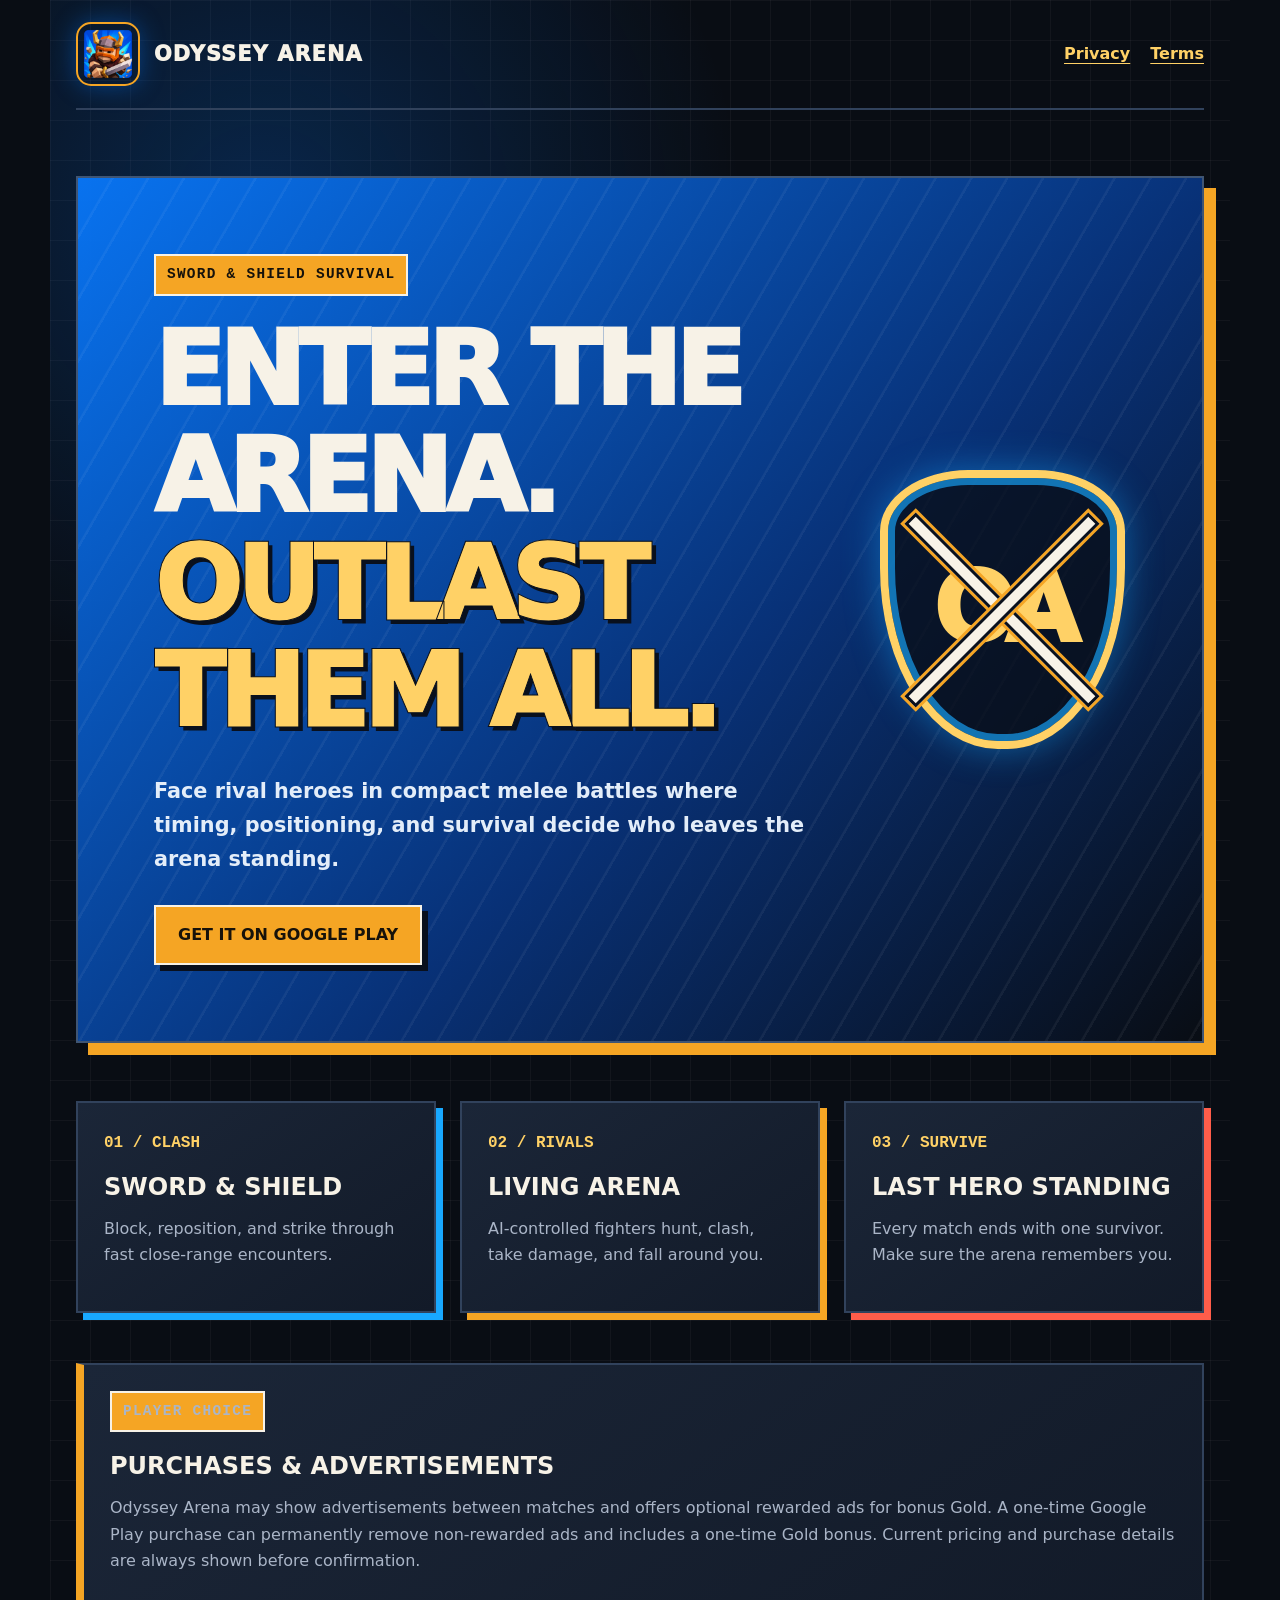
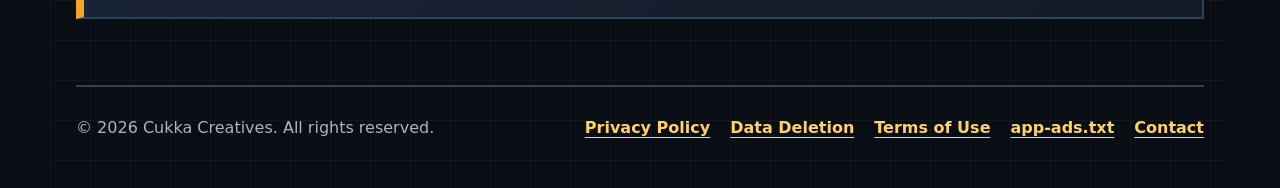
<file: index.html>
<!doctype html>
<html lang="en">
<head>
  <meta charset="utf-8" />
  <meta name="viewport" content="width=device-width, initial-scale=1" />
  <meta
    name="description"
    content="Odyssey Arena is a fast sword-and-shield survival arena game for Android."
  />
  <title>Odyssey Arena — Fight to Be the Last Hero</title>
  <link rel="icon" href="./logo.webp" />
  <link rel="stylesheet" href="./styles.css" />
</head>
<body>
  <header class="site-header">
    <a class="brand" href="./" aria-label="Odyssey Arena home">
      <img src="./logo.webp" alt="" width="64" height="64" />
      <span>Odyssey Arena</span>
    </a>
    <nav aria-label="Legal">
      <a href="./privacy-policy.html">Privacy</a>
      <a href="./terms-of-use.html">Terms</a>
    </nav>
  </header>

  <main>
    <section class="hero">
      <div class="hero-copy">
        <p class="eyebrow">SWORD &amp; SHIELD SURVIVAL</p>
        <h1>Enter the arena.<br /><span>Outlast them all.</span></h1>
        <p class="lede">
          Face rival heroes in compact melee battles where timing, positioning,
          and survival decide who leaves the arena standing.
        </p>
        <a
          class="button"
          href="https://play.google.com/store/apps/details?id=com.cukkacreatives.herorivals"
        >
          Get it on Google Play
        </a>
      </div>
      <div class="hero-mark" aria-hidden="true">
        <span class="shield-mark">OA</span>
        <span class="cross-line cross-line-one"></span>
        <span class="cross-line cross-line-two"></span>
      </div>
    </section>

    <section class="feature-grid" aria-label="Odyssey Arena features">
      <article>
        <span>01 / CLASH</span>
        <h2>Sword &amp; Shield</h2>
        <p>Block, reposition, and strike through fast close-range encounters.</p>
      </article>
      <article>
        <span>02 / RIVALS</span>
        <h2>Living Arena</h2>
        <p>AI-controlled fighters hunt, clash, take damage, and fall around you.</p>
      </article>
      <article>
        <span>03 / SURVIVE</span>
        <h2>Last Hero Standing</h2>
        <p>Every match ends with one survivor. Make sure the arena remembers you.</p>
      </article>
    </section>

    <section class="notice" aria-labelledby="monetization-title">
      <p class="eyebrow">PLAYER CHOICE</p>
      <h2 id="monetization-title">Purchases &amp; advertisements</h2>
      <p>
        Odyssey Arena may show advertisements between matches and offers
        optional rewarded ads for bonus Gold. A one-time Google Play purchase
        can permanently remove non-rewarded ads and includes a one-time Gold
        bonus. Current pricing and purchase details are always shown before
        confirmation.
      </p>
    </section>
  </main>

  <footer>
    <p>© 2026 Cukka Creatives. All rights reserved.</p>
    <div>
      <a href="./privacy-policy.html">Privacy Policy</a>
      <a href="./privacy-policy.html#data-deletion">Data Deletion</a>
      <a href="./terms-of-use.html">Terms of Use</a>
      <a href="./app-ads.txt">app-ads.txt</a>
      <a href="mailto:cukkacreatives@gmail.com">Contact</a>
    </div>
  </footer>
</body>
</html>
</file>
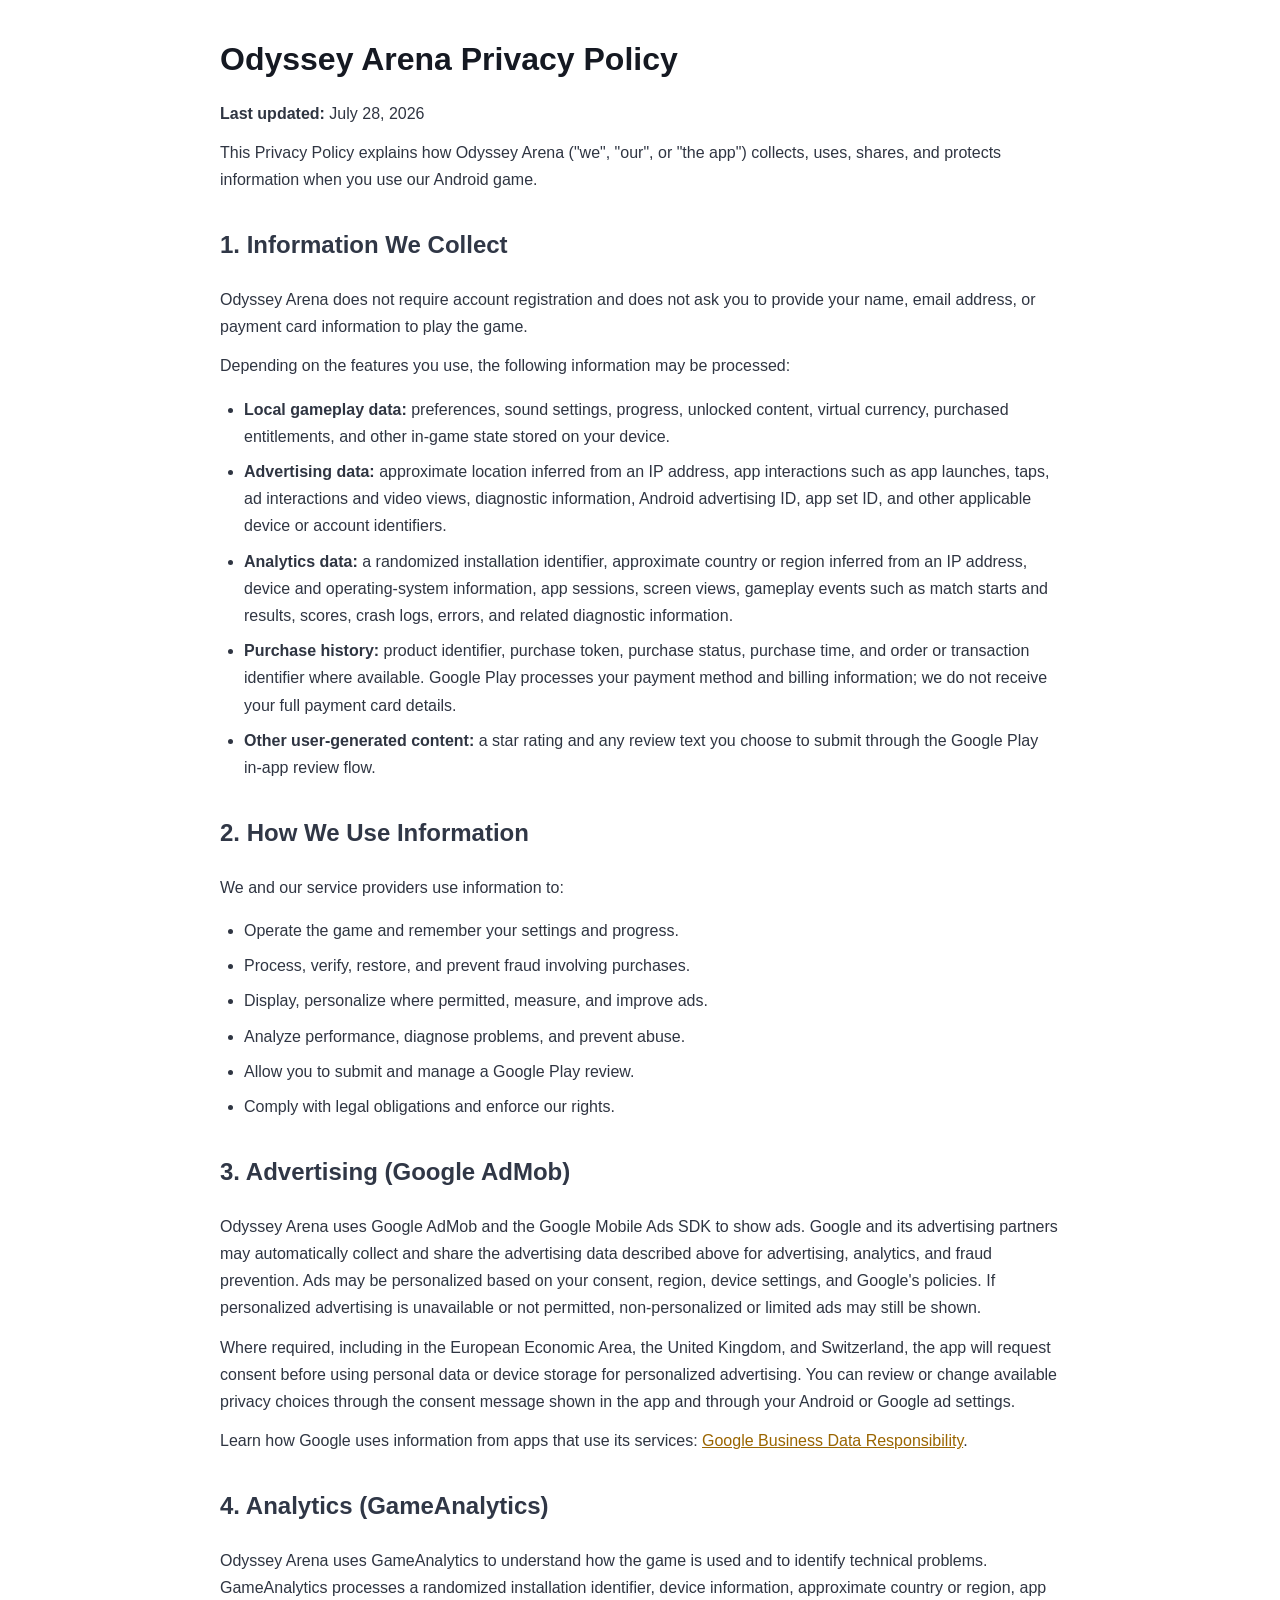
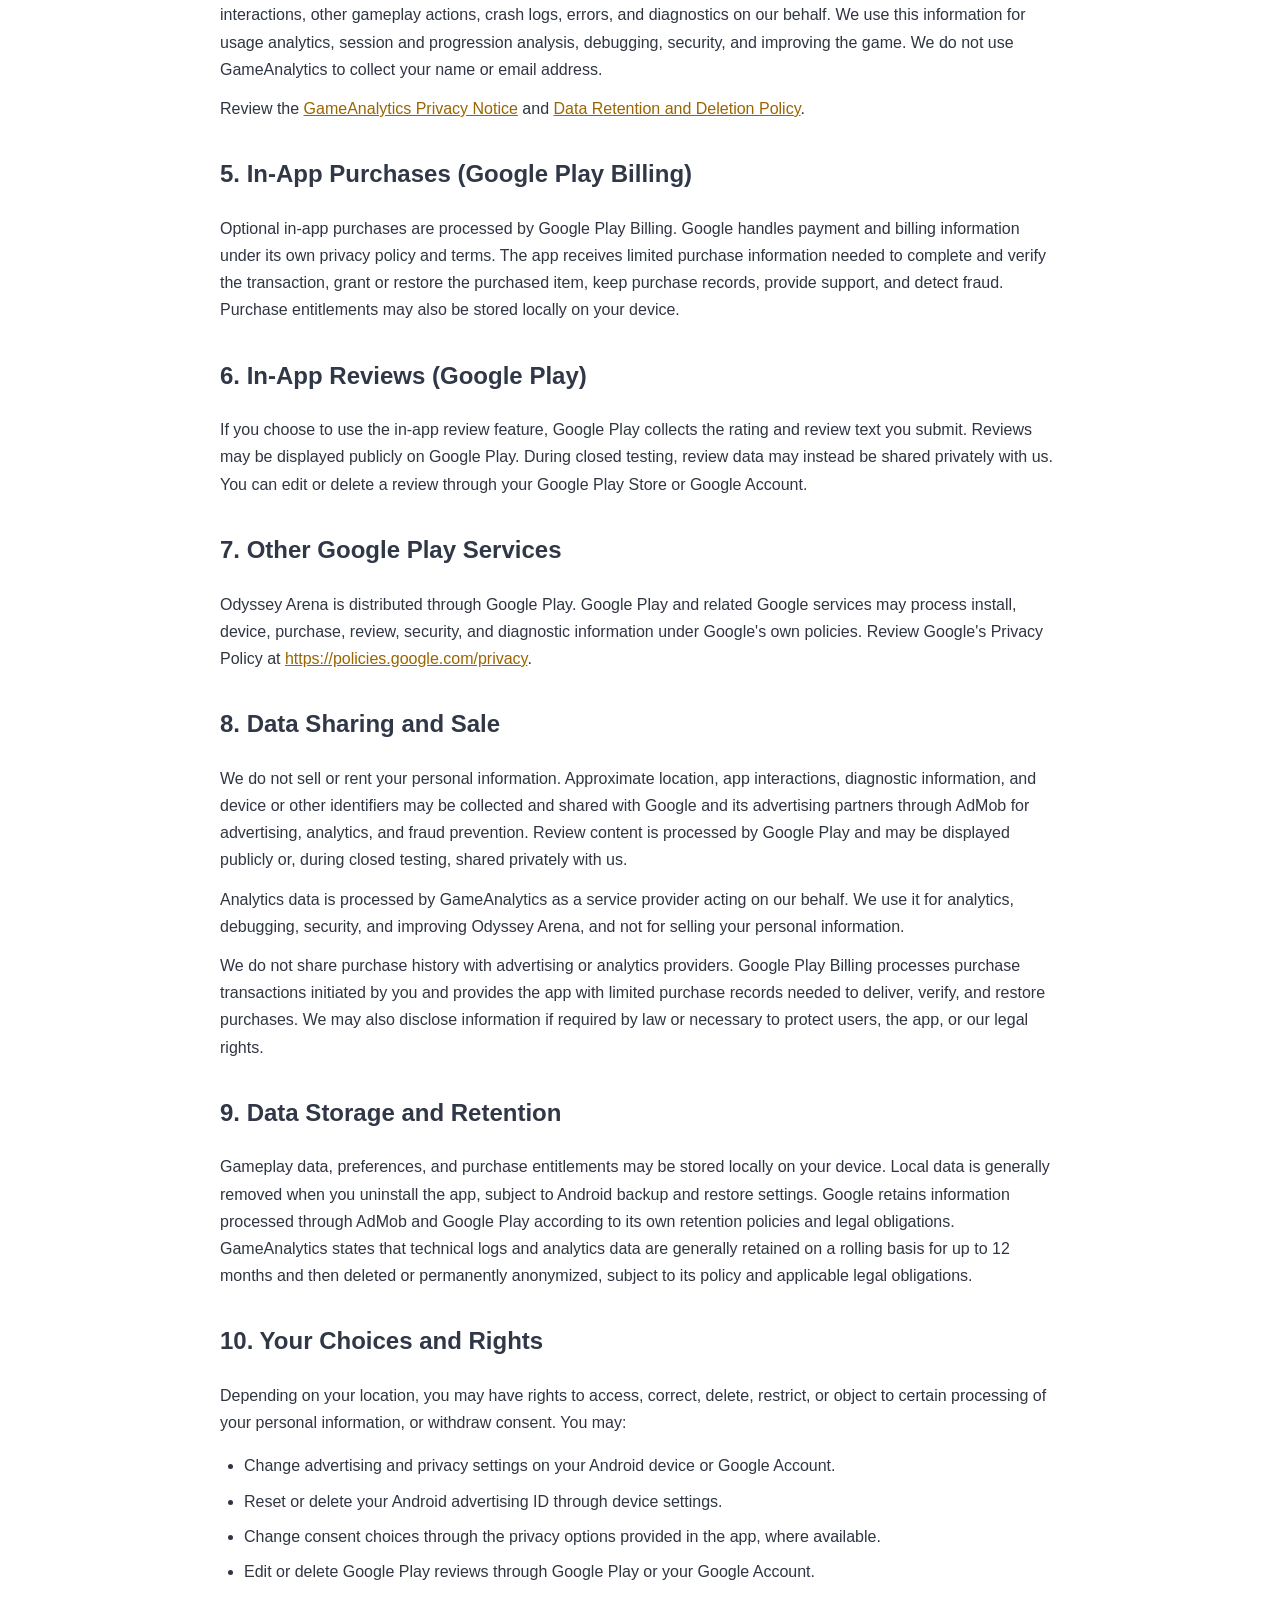
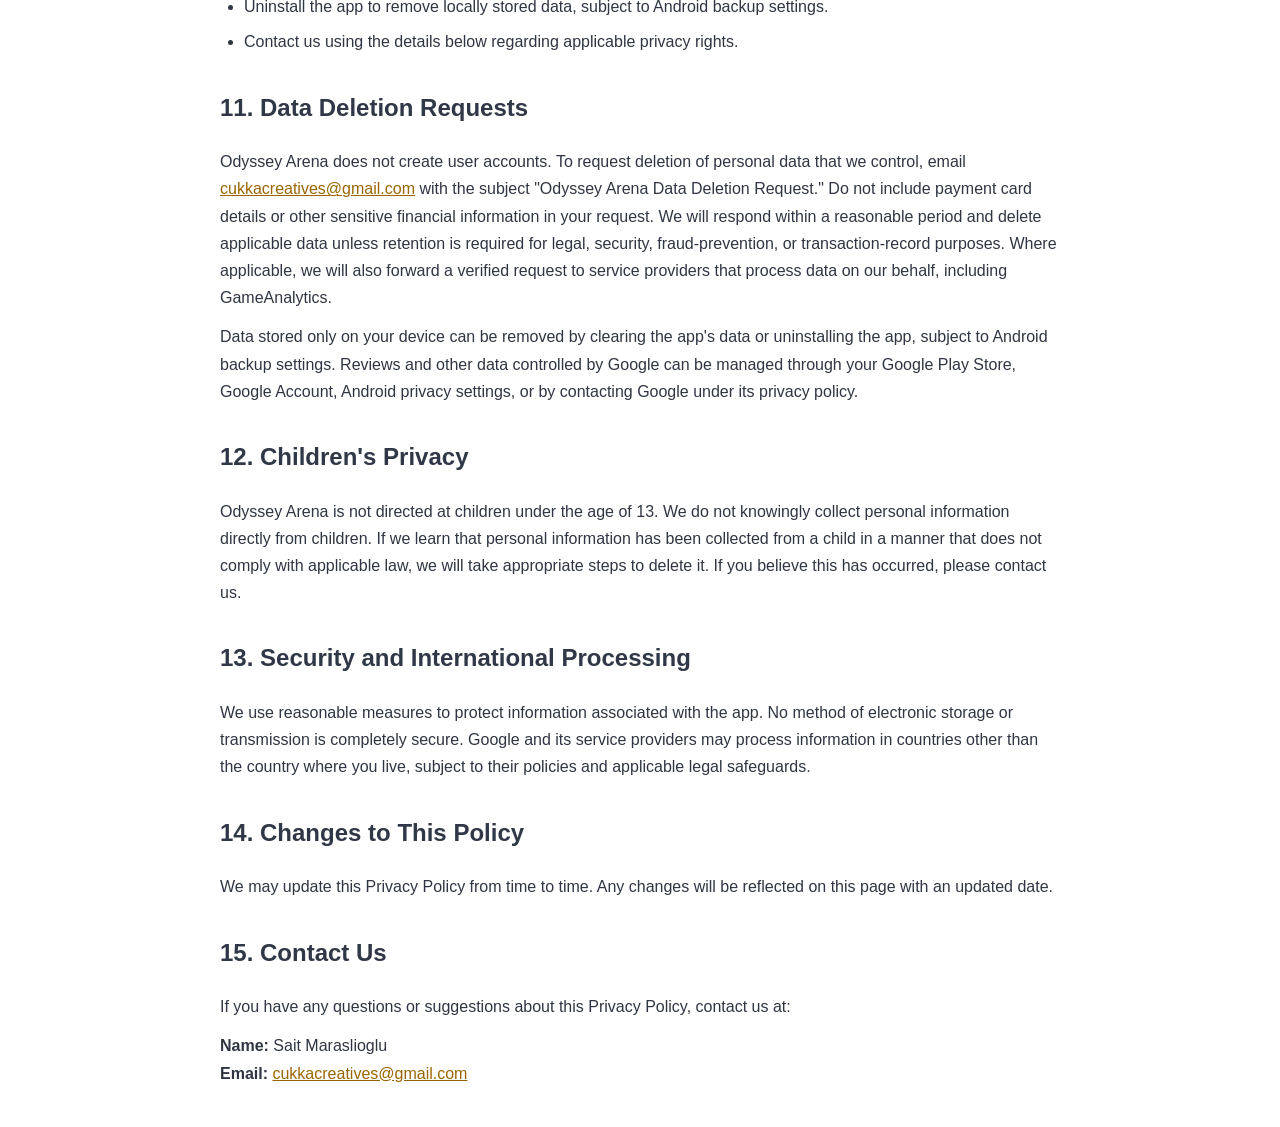
<file: privacy-policy.html>
<!DOCTYPE html>
<html lang="en">

<head>
  <meta charset="UTF-8" />
  <meta name="viewport" content="width=device-width, initial-scale=1.0" />
  <title>Odyssey Arena - Privacy Policy</title>
  <style>
    body {
      font-family: Arial, sans-serif;
      max-width: 840px;
      margin: 40px auto;
      padding: 0 20px;
      color: #2f3542;
      line-height: 1.7;
    }

    h1 {
      color: #151922;
      line-height: 1.2;
    }

    h2 {
      color: #303746;
      margin-top: 32px;
    }

    p {
      margin: 12px 0;
    }

    ul {
      padding-left: 24px;
    }

    li {
      margin: 8px 0;
    }

    a {
      color: #9a6500;
    }
  </style>
</head>

<body>
  <h1>Odyssey Arena Privacy Policy</h1>
  <p><strong>Last updated:</strong> July 28, 2026</p>

  <p>
    This Privacy Policy explains how Odyssey Arena ("we", "our", or "the app")
    collects, uses, shares, and protects information when you use our Android
    game.
  </p>

  <h2>1. Information We Collect</h2>
  <p>
    Odyssey Arena does not require account registration and does not ask you to
    provide your name, email address, or payment card information to play the
    game.
  </p>
  <p>
    Depending on the features you use, the following information may be
    processed:
  </p>
  <ul>
    <li>
      <strong>Local gameplay data:</strong> preferences, sound settings,
      progress, unlocked content, virtual currency, purchased entitlements, and
      other in-game state stored on your device.
    </li>
    <li>
      <strong>Advertising data:</strong> approximate location inferred from an
      IP address, app interactions such as app launches, taps, ad interactions
      and video views, diagnostic information, Android advertising ID, app set
      ID, and other applicable device or account identifiers.
    </li>
    <li>
      <strong>Analytics data:</strong> a randomized installation identifier,
      approximate country or region inferred from an IP address, device and
      operating-system information, app sessions, screen views, gameplay events
      such as match starts and results, scores, crash logs, errors, and related
      diagnostic information.
    </li>
    <li>
      <strong>Purchase history:</strong> product identifier, purchase token,
      purchase status, purchase time, and order or transaction identifier where
      available. Google Play processes your payment method and billing
      information; we do not receive your full payment card details.
    </li>
    <li>
      <strong>Other user-generated content:</strong> a star rating and any
      review text you choose to submit through the Google Play in-app review
      flow.
    </li>
  </ul>

  <h2>2. How We Use Information</h2>
  <p>We and our service providers use information to:</p>
  <ul>
    <li>Operate the game and remember your settings and progress.</li>
    <li>Process, verify, restore, and prevent fraud involving purchases.</li>
    <li>Display, personalize where permitted, measure, and improve ads.</li>
    <li>Analyze performance, diagnose problems, and prevent abuse.</li>
    <li>Allow you to submit and manage a Google Play review.</li>
    <li>Comply with legal obligations and enforce our rights.</li>
  </ul>

  <h2>3. Advertising (Google AdMob)</h2>
  <p>
    Odyssey Arena uses Google AdMob and the Google Mobile Ads SDK to show ads.
    Google and its advertising partners may automatically collect and share the
    advertising data described above for advertising, analytics, and fraud
    prevention. Ads may be personalized based on your consent, region, device
    settings, and Google's policies. If personalized advertising is unavailable
    or not permitted, non-personalized or limited ads may still be shown.
  </p>
  <p>
    Where required, including in the European Economic Area, the United Kingdom,
    and Switzerland, the app will request consent before using personal data or
    device storage for personalized advertising. You can review or change
    available privacy choices through the consent message shown in the app and
    through your Android or Google ad settings.
  </p>
  <p>
    Learn how Google uses information from apps that use its services:
    <a href="https://business.safety.google/privacy/" target="_blank" rel="noopener">Google Business Data Responsibility</a>.
  </p>

  <h2>4. Analytics (GameAnalytics)</h2>
  <p>
    Odyssey Arena uses GameAnalytics to understand how the game is used and to
    identify technical problems. GameAnalytics processes a randomized
    installation identifier, device information, approximate country or region,
    app interactions, other gameplay actions, crash logs, errors, and
    diagnostics on our behalf. We use this information for usage analytics,
    session and progression analysis, debugging, security, and improving the
    game. We do not use GameAnalytics to collect your name or email address.
  </p>
  <p>
    Review the
    <a href="https://www.gameanalytics.com/trust/privacy-notice" target="_blank" rel="noopener">GameAnalytics Privacy Notice</a>
    and
    <a href="https://www.gameanalytics.com/trust/data-retention-and-deletion-policy" target="_blank" rel="noopener">Data Retention and Deletion Policy</a>.
  </p>

  <h2>5. In-App Purchases (Google Play Billing)</h2>
  <p>
    Optional in-app purchases are processed by Google Play Billing. Google
    handles payment and billing information under its own privacy policy and
    terms. The app receives limited purchase information needed to complete and
    verify the transaction, grant or restore the purchased item, keep purchase
    records, provide support, and detect fraud. Purchase entitlements may also
    be stored locally on your device.
  </p>

  <h2>6. In-App Reviews (Google Play)</h2>
  <p>
    If you choose to use the in-app review feature, Google Play collects the
    rating and review text you submit. Reviews may be displayed publicly on
    Google Play. During closed testing, review data may instead be shared
    privately with us. You can edit or delete a review through your Google Play
    Store or Google Account.
  </p>

  <h2>7. Other Google Play Services</h2>
  <p>
    Odyssey Arena is distributed through Google Play. Google Play and related
    Google services may process install, device, purchase, review, security, and
    diagnostic information under Google's own policies. Review
    Google's Privacy Policy at
    <a href="https://policies.google.com/privacy" target="_blank" rel="noopener">https://policies.google.com/privacy</a>.
  </p>

  <h2>8. Data Sharing and Sale</h2>
  <p>
    We do not sell or rent your personal information. Approximate location, app
    interactions, diagnostic information, and device or other identifiers may
    be collected and shared with Google and its advertising partners through
    AdMob for advertising, analytics, and fraud prevention. Review content is
    processed by Google Play and may be displayed publicly or, during closed
    testing, shared privately with us.
  </p>
  <p>
    Analytics data is processed by GameAnalytics as a service provider acting
    on our behalf. We use it for analytics, debugging, security, and improving
    Odyssey Arena, and not for selling your personal information.
  </p>
  <p>
    We do not share purchase history with advertising or analytics providers.
    Google Play Billing processes purchase transactions initiated by you and
    provides the app with limited purchase records needed to deliver, verify,
    and restore purchases. We may also disclose information if required by law
    or necessary to protect users, the app, or our legal rights.
  </p>

  <h2>9. Data Storage and Retention</h2>
  <p>
    Gameplay data, preferences, and purchase entitlements may be stored locally
    on your device. Local data is generally removed when you uninstall the app,
    subject to Android backup and restore settings. Google retains information
    processed through AdMob and Google Play according to its own retention
    policies and legal obligations. GameAnalytics states that technical logs
    and analytics data are generally retained on a rolling basis for up to 12
    months and then deleted or permanently anonymized, subject to its policy
    and applicable legal obligations.
  </p>

  <h2>10. Your Choices and Rights</h2>
  <p>
    Depending on your location, you may have rights to access, correct, delete,
    restrict, or object to certain processing of your personal information, or
    withdraw consent. You may:
  </p>
  <ul>
    <li>Change advertising and privacy settings on your Android device or Google Account.</li>
    <li>Reset or delete your Android advertising ID through device settings.</li>
    <li>Change consent choices through the privacy options provided in the app, where available.</li>
    <li>Edit or delete Google Play reviews through Google Play or your Google Account.</li>
    <li>Uninstall the app to remove locally stored data, subject to Android backup settings.</li>
    <li>Contact us using the details below regarding applicable privacy rights.</li>
  </ul>

  <h2 id="data-deletion">11. Data Deletion Requests</h2>
  <p>
    Odyssey Arena does not create user accounts. To request deletion of
    personal data that we control, email
    <a href="mailto:cukkacreatives@gmail.com?subject=Odyssey%20Arena%20Data%20Deletion%20Request">cukkacreatives@gmail.com</a>
    with the subject "Odyssey Arena Data Deletion Request." Do not include
    payment card details or other sensitive financial information in your
    request. We will respond within a reasonable period and delete applicable
    data unless retention is required for legal, security, fraud-prevention, or
    transaction-record purposes. Where applicable, we will also forward a
    verified request to service providers that process data on our behalf,
    including GameAnalytics.
  </p>
  <p>
    Data stored only on your device can be removed by clearing the app's data or
    uninstalling the app, subject to Android backup settings. Reviews and other
    data controlled by Google can be managed through your Google Play Store,
    Google Account, Android privacy settings, or by contacting Google under its
    privacy policy.
  </p>

  <h2>12. Children's Privacy</h2>
  <p>
    Odyssey Arena is not directed at children under the age of 13. We do not
    knowingly collect personal information directly from children. If we learn
    that personal information has been collected from a child in a manner that
    does not comply with applicable law, we will take appropriate steps to
    delete it. If you believe this has occurred, please contact us.
  </p>

  <h2>13. Security and International Processing</h2>
  <p>
    We use reasonable measures to protect information associated with the app.
    No method of electronic storage or transmission is completely secure.
    Google and its service providers may process information in countries other
    than the country where you live, subject to their policies and applicable
    legal safeguards.
  </p>

  <h2>14. Changes to This Policy</h2>
  <p>
    We may update this Privacy Policy from time to time. Any changes will be
    reflected on this page with an updated date.
  </p>

  <h2>15. Contact Us</h2>
  <p>
    If you have any questions or suggestions about this Privacy Policy, contact
    us at:
  </p>
  <p>
    <strong>Name:</strong> Sait Maraslioglu<br />
    <strong>Email:</strong> <a href="mailto:cukkacreatives@gmail.com">cukkacreatives@gmail.com</a>
  </p>
</body>

</html>
</file>
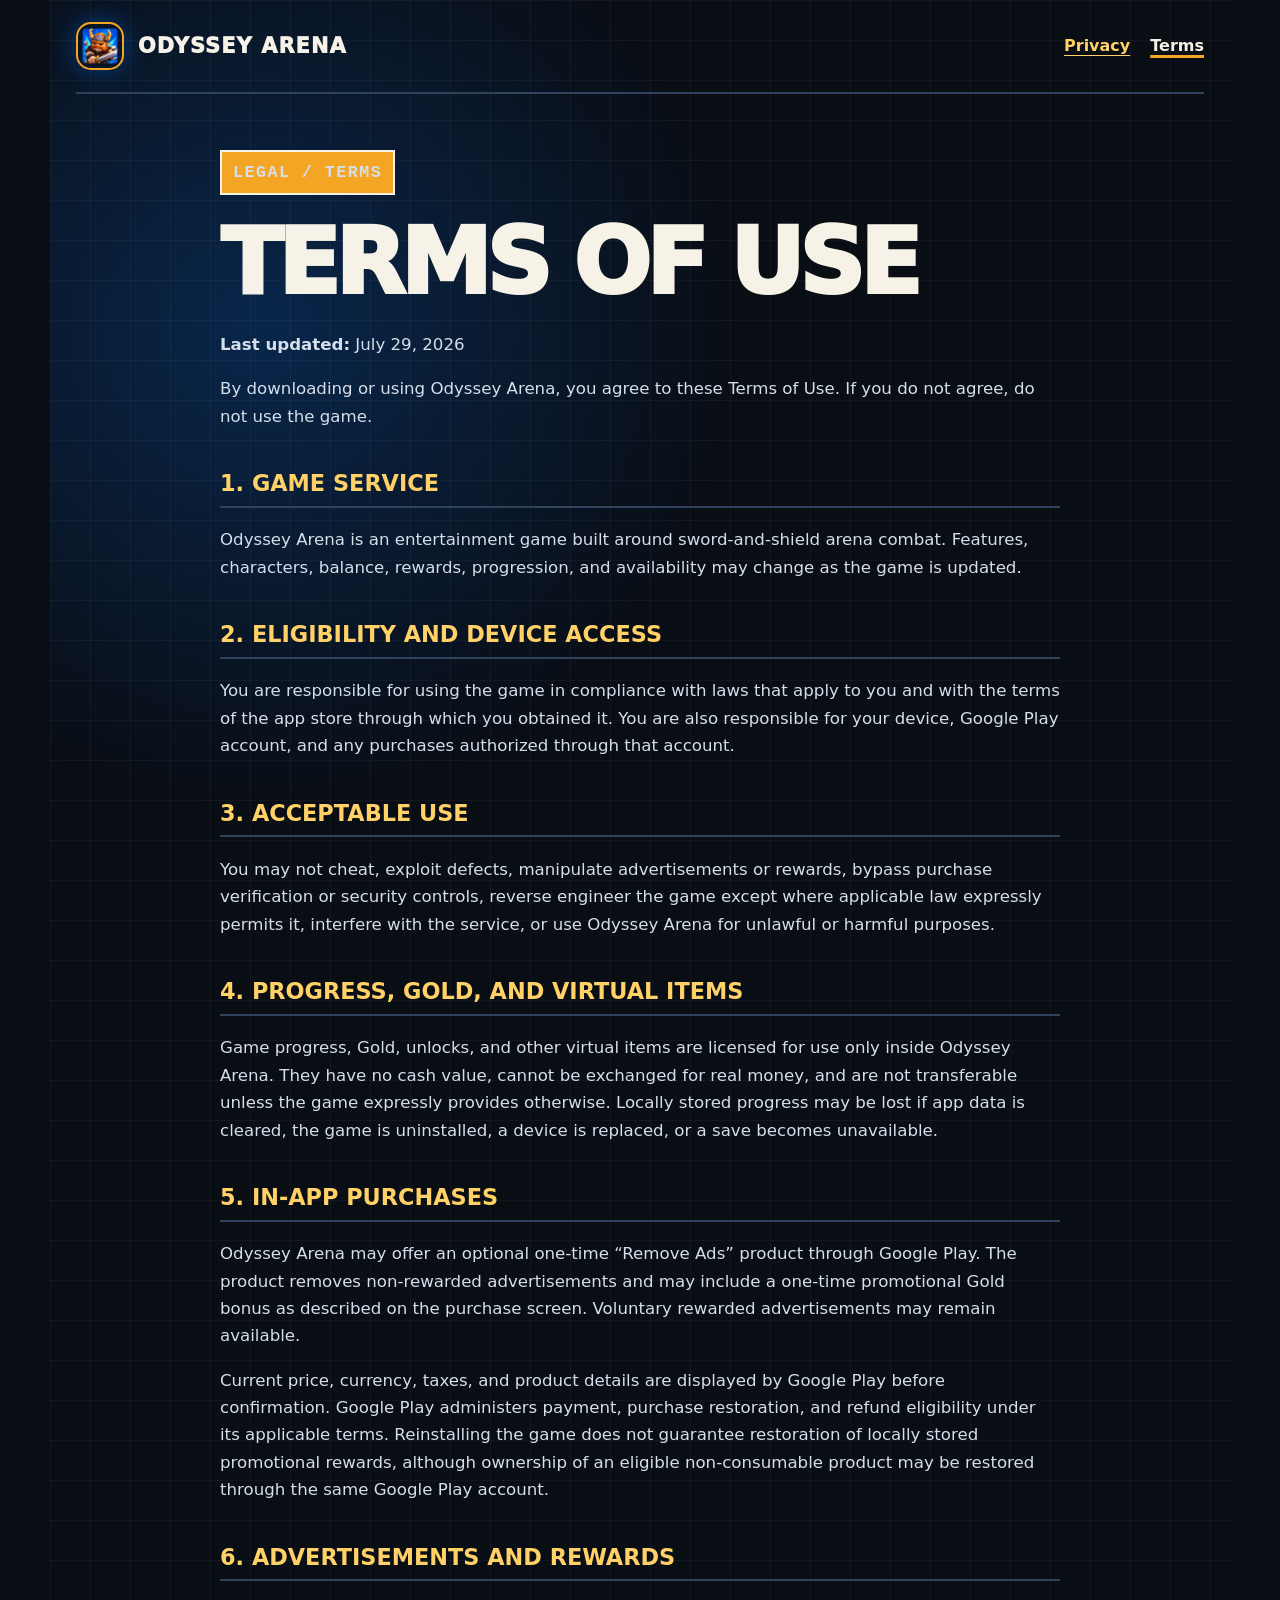
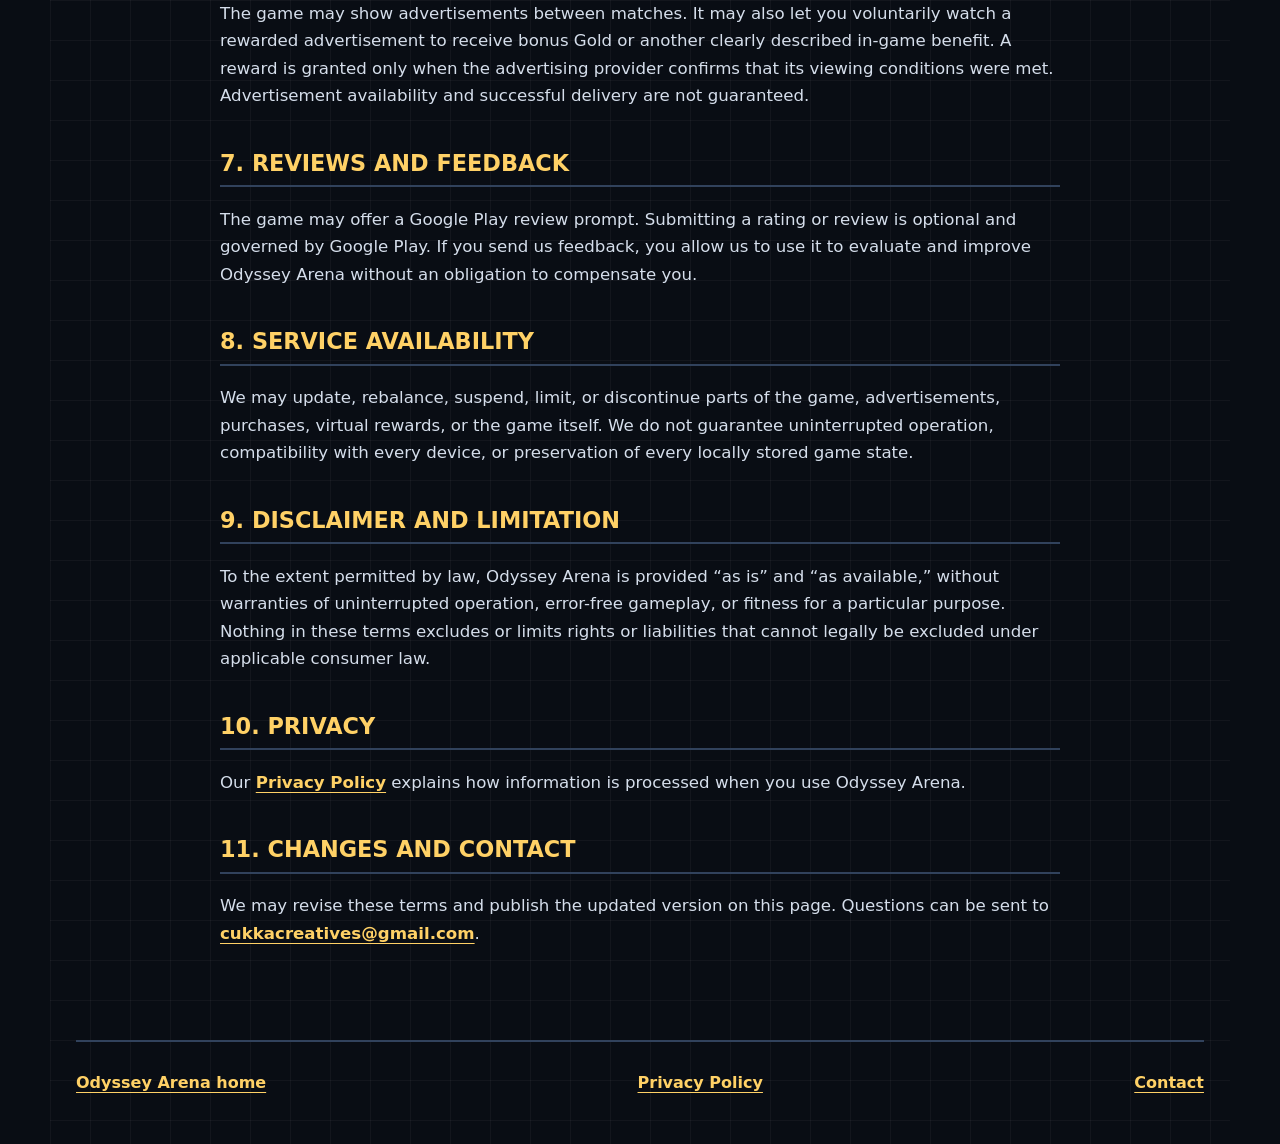
<file: terms-of-use.html>
<!doctype html>
<html lang="en">
<head>
  <meta charset="utf-8" />
  <meta name="viewport" content="width=device-width, initial-scale=1" />
  <meta name="description" content="Odyssey Arena terms of use." />
  <title>Odyssey Arena — Terms of Use</title>
  <link rel="icon" href="./logo.webp" />
  <link rel="stylesheet" href="./styles.css" />
</head>
<body>
  <header class="site-header">
    <a class="brand" href="./" aria-label="Odyssey Arena home">
      <img src="./logo.webp" alt="" width="48" height="48" />
      <span>Odyssey Arena</span>
    </a>
    <nav aria-label="Legal">
      <a href="./privacy-policy.html">Privacy</a>
      <a aria-current="page" href="./terms-of-use.html">Terms</a>
    </nav>
  </header>

  <main class="legal">
    <p class="eyebrow">LEGAL / TERMS</p>
    <h1>Terms of Use</h1>
    <p><strong>Last updated:</strong> July 29, 2026</p>

    <p>
      By downloading or using Odyssey Arena, you agree to these Terms of Use.
      If you do not agree, do not use the game.
    </p>

    <h2>1. Game service</h2>
    <p>
      Odyssey Arena is an entertainment game built around sword-and-shield
      arena combat. Features, characters, balance, rewards, progression, and
      availability may change as the game is updated.
    </p>

    <h2>2. Eligibility and device access</h2>
    <p>
      You are responsible for using the game in compliance with laws that apply
      to you and with the terms of the app store through which you obtained it.
      You are also responsible for your device, Google Play account, and any
      purchases authorized through that account.
    </p>

    <h2>3. Acceptable use</h2>
    <p>
      You may not cheat, exploit defects, manipulate advertisements or rewards,
      bypass purchase verification or security controls, reverse engineer the
      game except where applicable law expressly permits it, interfere with the
      service, or use Odyssey Arena for unlawful or harmful purposes.
    </p>

    <h2>4. Progress, Gold, and virtual items</h2>
    <p>
      Game progress, Gold, unlocks, and other virtual items are licensed for use
      only inside Odyssey Arena. They have no cash value, cannot be exchanged
      for real money, and are not transferable unless the game expressly
      provides otherwise. Locally stored progress may be lost if app data is
      cleared, the game is uninstalled, a device is replaced, or a save becomes
      unavailable.
    </p>

    <h2>5. In-app purchases</h2>
    <p>
      Odyssey Arena may offer an optional one-time “Remove Ads” product through
      Google Play. The product removes non-rewarded advertisements and may
      include a one-time promotional Gold bonus as described on the purchase
      screen. Voluntary rewarded advertisements may remain available.
    </p>
    <p>
      Current price, currency, taxes, and product details are displayed by
      Google Play before confirmation. Google Play administers payment,
      purchase restoration, and refund eligibility under its applicable terms.
      Reinstalling the game does not guarantee restoration of locally stored
      promotional rewards, although ownership of an eligible non-consumable
      product may be restored through the same Google Play account.
    </p>

    <h2>6. Advertisements and rewards</h2>
    <p>
      The game may show advertisements between matches. It may also let you
      voluntarily watch a rewarded advertisement to receive bonus Gold or
      another clearly described in-game benefit. A reward is granted only when
      the advertising provider confirms that its viewing conditions were met.
      Advertisement availability and successful delivery are not guaranteed.
    </p>

    <h2>7. Reviews and feedback</h2>
    <p>
      The game may offer a Google Play review prompt. Submitting a rating or
      review is optional and governed by Google Play. If you send us feedback,
      you allow us to use it to evaluate and improve Odyssey Arena without an
      obligation to compensate you.
    </p>

    <h2>8. Service availability</h2>
    <p>
      We may update, rebalance, suspend, limit, or discontinue parts of the game,
      advertisements, purchases, virtual rewards, or the game itself. We do not
      guarantee uninterrupted operation, compatibility with every device, or
      preservation of every locally stored game state.
    </p>

    <h2>9. Disclaimer and limitation</h2>
    <p>
      To the extent permitted by law, Odyssey Arena is provided “as is” and “as
      available,” without warranties of uninterrupted operation, error-free
      gameplay, or fitness for a particular purpose. Nothing in these terms
      excludes or limits rights or liabilities that cannot legally be excluded
      under applicable consumer law.
    </p>

    <h2>10. Privacy</h2>
    <p>
      Our <a href="./privacy-policy.html">Privacy Policy</a> explains how
      information is processed when you use Odyssey Arena.
    </p>

    <h2>11. Changes and contact</h2>
    <p>
      We may revise these terms and publish the updated version on this page.
      Questions can be sent to
      <a href="mailto:cukkacreatives@gmail.com">cukkacreatives@gmail.com</a>.
    </p>
  </main>

  <footer>
    <a href="./">Odyssey Arena home</a>
    <a href="./privacy-policy.html">Privacy Policy</a>
    <a href="mailto:cukkacreatives@gmail.com">Contact</a>
  </footer>
</body>
</html>
</file>
<file: styles.css>
:root {
  color-scheme: dark;
  --background: #090d14;
  --surface: #121a28;
  --surface-raised: #1b2638;
  --ink: #f7f2e7;
  --muted: #aab5c7;
  --blue: #0877f9;
  --blue-bright: #18a8ff;
  --gold: #f5a524;
  --gold-light: #ffd166;
  --line: #31425c;
  --danger: #ff5d4a;
}

* {
  box-sizing: border-box;
}

html {
  background: var(--background);
}

body {
  max-width: 1180px;
  min-height: 100vh;
  margin: 0 auto;
  padding: 0 26px;
  color: var(--ink);
  background-color: var(--background);
  background-image:
    radial-gradient(circle at 18% 12%, rgb(8 119 249 / 24%), transparent 30rem),
    linear-gradient(rgb(255 255 255 / 4%) 1px, transparent 1px),
    linear-gradient(90deg, rgb(255 255 255 / 4%) 1px, transparent 1px);
  background-size: auto, 40px 40px, 40px 40px;
  font-family: Inter, ui-sans-serif, system-ui, -apple-system, BlinkMacSystemFont, "Segoe UI", sans-serif;
  line-height: 1.65;
}

a {
  color: var(--gold-light);
  font-weight: 750;
  text-underline-offset: 4px;
}

a:hover {
  color: #ffffff;
}

a:focus-visible,
.button:focus-visible {
  outline: 4px solid var(--gold);
  outline-offset: 4px;
}

.site-header {
  display: flex;
  align-items: center;
  justify-content: space-between;
  gap: 24px;
  padding: 22px 0;
  border-bottom: 2px solid var(--line);
}

.brand {
  display: inline-flex;
  align-items: center;
  gap: 14px;
  color: var(--ink);
  font-size: 1.3rem;
  font-weight: 950;
  letter-spacing: 0.055em;
  text-decoration: none;
  text-transform: uppercase;
}

.brand img {
  display: block;
  border: 2px solid var(--gold);
  border-radius: 15px;
  box-shadow: 0 0 24px rgb(8 119 249 / 40%);
  object-fit: contain;
}

nav,
footer div {
  display: flex;
  flex-wrap: wrap;
  gap: 20px;
}

nav a[aria-current="page"] {
  color: var(--ink);
  text-decoration-color: var(--gold);
  text-decoration-thickness: 3px;
}

main {
  padding: 66px 0;
}

.hero {
  position: relative;
  display: grid;
  grid-template-columns: minmax(0, 1fr) minmax(230px, 0.38fr);
  gap: clamp(32px, 6vw, 72px);
  align-items: center;
  overflow: hidden;
  padding: clamp(30px, 6vw, 76px);
  border: 2px solid #3f5574;
  background:
    linear-gradient(135deg, rgb(8 119 249 / 95%), rgb(8 50 122 / 96%) 58%, rgb(9 13 20 / 98%));
  box-shadow: 12px 12px 0 var(--gold);
}

.hero::before {
  position: absolute;
  inset: 0;
  background: repeating-linear-gradient(
    120deg,
    transparent 0 28px,
    rgb(255 255 255 / 5%) 29px 31px
  );
  content: "";
  pointer-events: none;
}

.hero-copy,
.hero-mark {
  position: relative;
  z-index: 1;
}

.eyebrow {
  display: inline-block;
  margin: 0 0 20px;
  padding: 7px 11px;
  border: 2px solid var(--ink);
  color: #16120b;
  background: var(--gold);
  font-family: ui-monospace, SFMono-Regular, Menlo, Consolas, monospace;
  font-size: 0.9rem;
  font-weight: 900;
  letter-spacing: 0.09em;
}

h1,
h2 {
  line-height: 1.05;
  text-transform: uppercase;
}

h1 {
  max-width: 900px;
  margin: 0;
  font-size: clamp(3.15rem, 8vw, 7rem);
  font-weight: 950;
  letter-spacing: -0.055em;
}

h1 span {
  color: var(--gold-light);
  text-shadow: 4px 4px 0 #09101d;
  -webkit-text-stroke: 1px #09101d;
}

.lede {
  max-width: 720px;
  margin: 28px 0;
  color: #e3edf9;
  font-size: clamp(1.08rem, 2vw, 1.3rem);
  font-weight: 650;
}

.button {
  display: inline-block;
  padding: 15px 22px;
  border: 2px solid var(--ink);
  color: #17120a;
  background: var(--gold);
  box-shadow: 6px 6px 0 #09101d;
  font-weight: 900;
  text-decoration: none;
  text-transform: uppercase;
}

.button:hover {
  color: #06152b;
  background: #ffffff;
}

.hero-mark {
  display: grid;
  min-height: 280px;
  place-items: center;
}

.shield-mark {
  display: grid;
  width: clamp(170px, 22vw, 245px);
  aspect-ratio: 0.88;
  place-items: center;
  border: 8px solid var(--gold-light);
  border-radius: 36% 36% 48% 48% / 22% 22% 65% 65%;
  color: var(--gold-light);
  background: rgb(9 13 20 / 75%);
  box-shadow:
    inset 0 0 0 7px rgb(24 168 255 / 65%),
    0 0 36px rgb(24 168 255 / 45%);
  font-size: clamp(3.5rem, 8vw, 6rem);
  font-weight: 950;
  letter-spacing: -0.08em;
}

.cross-line {
  position: absolute;
  width: 260px;
  height: 16px;
  border: 3px solid #09101d;
  background: var(--ink);
  box-shadow: 0 0 0 3px var(--gold);
}

.cross-line-one {
  rotate: 45deg;
}

.cross-line-two {
  rotate: -45deg;
}

.feature-grid {
  display: grid;
  grid-template-columns: repeat(3, 1fr);
  gap: 24px;
  margin-top: 58px;
}

.feature-grid article,
.notice {
  padding: 26px;
  border: 2px solid var(--line);
  background: linear-gradient(145deg, var(--surface-raised), var(--surface));
}

.feature-grid article:nth-child(1) {
  box-shadow: 7px 7px 0 var(--blue-bright);
}

.feature-grid article:nth-child(2) {
  box-shadow: 7px 7px 0 var(--gold);
}

.feature-grid article:nth-child(3) {
  box-shadow: 7px 7px 0 var(--danger);
}

.feature-grid span {
  color: var(--gold-light);
  font-family: ui-monospace, SFMono-Regular, Menlo, Consolas, monospace;
  font-weight: 900;
}

.feature-grid h2,
.notice h2 {
  margin: 18px 0 9px;
}

.feature-grid p,
.notice p {
  color: var(--muted);
}

.notice {
  margin-top: 50px;
  border-left: 8px solid var(--gold);
}

.notice .eyebrow {
  margin-bottom: 4px;
}

.legal {
  max-width: 840px;
  margin: 0 auto;
  padding-top: 56px;
  padding-bottom: 76px;
}

.legal h1 {
  margin-bottom: 20px;
  font-size: clamp(3rem, 8vw, 5.7rem);
}

.legal h2 {
  margin-top: 42px;
  padding-bottom: 10px;
  border-bottom: 2px solid var(--line);
  color: var(--gold-light);
  font-size: 1.4rem;
}

.legal p,
.legal li {
  color: #d5deeb;
  font-size: 1.04rem;
}

.legal li + li {
  margin-top: 10px;
}

footer {
  display: flex;
  justify-content: space-between;
  gap: 24px;
  padding: 28px 0 48px;
  border-top: 2px solid var(--line);
  color: var(--muted);
}

footer p {
  margin: 0;
}

@media (max-width: 820px) {
  .hero {
    grid-template-columns: 1fr;
  }

  .hero-mark {
    display: none;
  }
}

@media (max-width: 760px) {
  body {
    padding: 0 16px;
  }

  .site-header,
  footer {
    align-items: flex-start;
    flex-direction: column;
  }

  .feature-grid {
    grid-template-columns: 1fr;
  }

  main {
    padding-top: 38px;
  }

  .hero {
    box-shadow: 7px 7px 0 var(--gold);
  }
}

@media (prefers-reduced-motion: no-preference) {
  .button {
    transition: translate 150ms ease, box-shadow 150ms ease, background-color 150ms ease;
  }

  .button:hover {
    translate: 2px 2px;
    box-shadow: 4px 4px 0 #09101d;
  }
}
</file>
